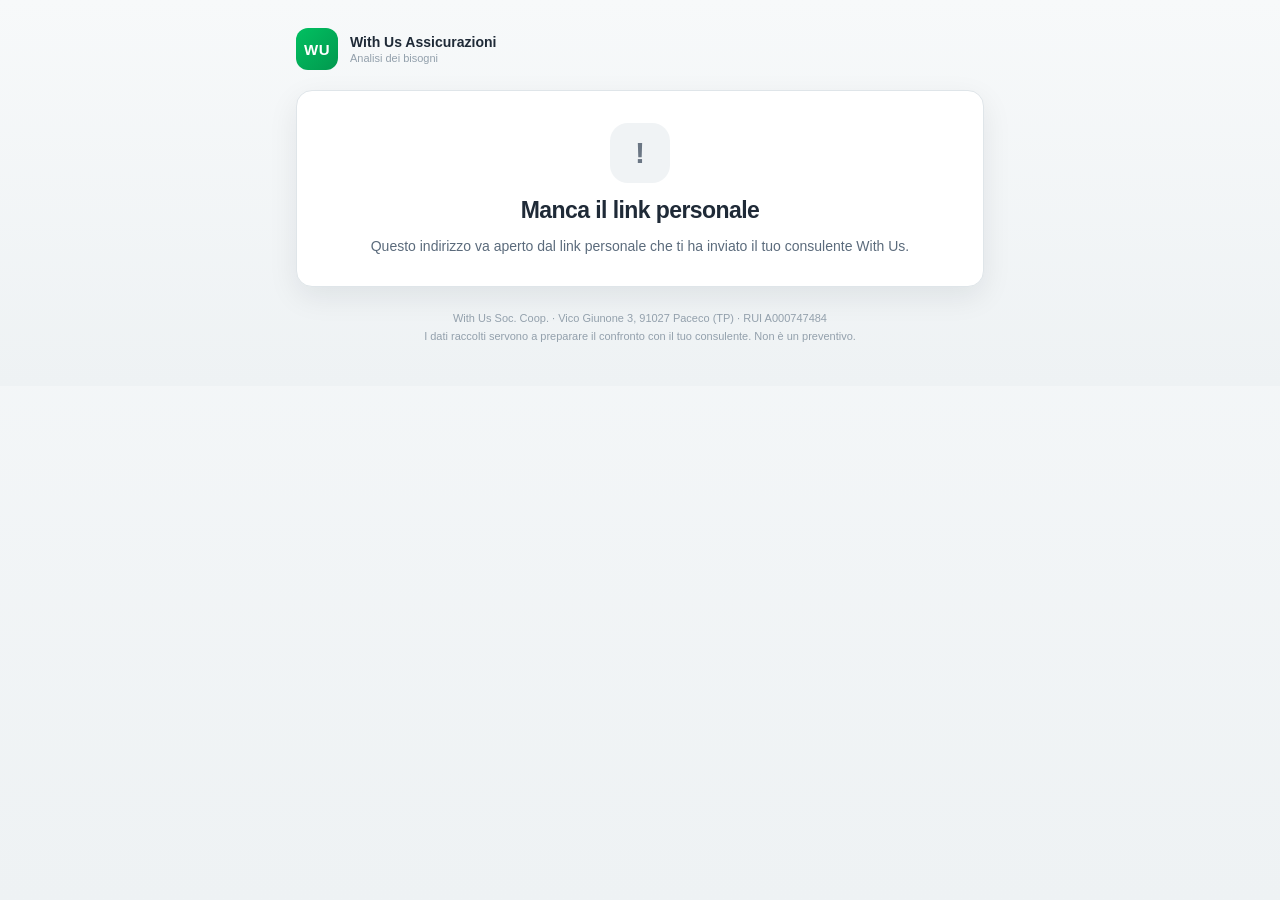
<file: analisi-bisogni.html>
<!doctype html>
<html lang="it">
<head>
<meta charset="utf-8">
<meta name="viewport" content="width=device-width,initial-scale=1">
<meta name="robots" content="noindex,nofollow">
<title>La tua analisi dei bisogni — With Us Assicurazioni</title>
<!--
  ═══════════════════════════════════════════════════════════════════════════
  ANALISI DEI BISOGNI — la pagina che apre il cliente

  Sta nella radice di IAM perché GitHub Pages serve file, non percorsi: un
  indirizzo come /analisi-bisogni/<codice> darebbe 404. Qui il codice è un
  parametro, e il file è sempre lo stesso.

  Tre cose da sapere prima di toccarla:

  1. È PUBBLICA DAVVERO. Chiunque conosca l'indirizzo la scarica, con o senza
     codice. Non deve contenere niente che un estraneo non possa leggere:
     nessuna chiave, nessun dato di cliente, nessun pezzo dell'area interna.

  2. NON PARLA CON SUPABASE. Le tabelle hanno RLS attiva e zero policy: dal
     browser non si legge e non si scrive nulla. Tutto passa dal motore, che
     controlla il codice dell'invito e risponde solo con quello che serve.

  3. IL CODICE STA NELL'INDIRIZZO, MA NON CI RESTA. Appena letto viene tolto
     dalla barra con replaceState: un indirizzo che contiene un segreto
     finisce nella cronologia, nei preferiti e negli screenshot che le
     persone si mandano.
  ═══════════════════════════════════════════════════════════════════════════
-->
<style>
:root{
  --verde:#02984e;--verde-vivo:#01c061;--verde-scuro:#016b38;--verde-tenue:#eaf7f0;
  --ink:#1f2a37;--ink2:#5b6b7c;--ink3:#93a0ac;--linea:#dfe5e9;--linea2:#cfd8de;
  --ambra:#b06a00;--ambra-bg:#fff4e6;--rosso:#a3352a;--rosso-bg:#fff5f3;
  --blu:#356b8c;--blu-bg:#eef7fb;
  --ombra:0 10px 30px rgba(16,24,32,.08);
}
*{box-sizing:border-box}
html,body{margin:0;min-height:100%;font-family:-apple-system,BlinkMacSystemFont,'Segoe UI',Roboto,Helvetica,Arial,sans-serif;
  color:var(--ink);background:linear-gradient(180deg,#f7f9fa,#eef2f4)}
button,input,select,textarea{font:inherit}
button{cursor:pointer}
.foglio{max-width:720px;margin:0 auto;padding:22px 16px 40px}
.testa{display:flex;align-items:center;gap:12px;padding:6px 0 20px}
.marchio{width:42px;height:42px;border-radius:12px;display:grid;place-items:center;
  background:linear-gradient(135deg,var(--verde-vivo),var(--verde));color:#fff;font-weight:800;font-size:15px;letter-spacing:.5px}
.testa strong{display:block;font-size:14px}
.testa small{display:block;color:var(--ink3);font-size:11px;margin-top:2px}
.scheda{background:#fff;border:1px solid var(--linea);border-radius:16px;box-shadow:var(--ombra);padding:24px}
h1{font-size:23px;letter-spacing:-.025em;margin:0 0 10px;line-height:1.2}
p.intro{margin:0;color:var(--ink2);font-size:14px;line-height:1.65}
.avanz{display:flex;align-items:center;gap:11px;margin-bottom:22px}
.barra{flex:1;height:6px;border-radius:999px;background:#e7ecef;overflow:hidden}
.barra span{display:block;height:100%;background:linear-gradient(90deg,var(--verde),var(--verde-vivo));transition:width .35s}
.passo-n{font-size:12px;font-weight:700;color:var(--ink2);white-space:nowrap}
.dom{margin-bottom:18px}
.dom h2{margin:0 0 7px;font-size:19px;letter-spacing:-.02em}
.dom p{margin:0;color:var(--ink2);font-size:13.5px;line-height:1.6}
.scelte{display:grid;gap:10px}
.scelta{border:1px solid var(--linea);background:#fff;border-radius:12px;padding:14px;text-align:left;
  display:block;width:100%;color:var(--ink);transition:border-color .15s}
.scelta:hover{border-color:#b8d7c4}
.scelta.sel{border-color:var(--verde);background:linear-gradient(180deg,#f9fdfb,#eef9f3);box-shadow:0 0 0 3px rgba(2,152,78,.08)}
.scelta strong{display:block;font-size:14px;margin-bottom:3px}
.scelta small{display:block;color:var(--ink2);font-size:12px;line-height:1.45}
.sez+.sez{margin-top:20px}
.sez-t{font-size:12px;font-weight:800;color:var(--ink2);margin-bottom:10px;text-transform:uppercase;letter-spacing:.05em}
.campi{display:grid;gap:12px}
.campo label{display:block;font-size:11px;font-weight:800;text-transform:uppercase;letter-spacing:.06em;color:var(--ink2);margin-bottom:6px}
.campo input,.campo select,.campo textarea{width:100%;border:1px solid var(--linea2);border-radius:10px;padding:12px;background:#fff;color:var(--ink)}
.campo textarea{resize:vertical;min-height:100px}
input:focus,select:focus,textarea:focus{outline:none;border-color:var(--verde);box-shadow:0 0 0 3px rgba(2,152,78,.12)}
.priv{border:1px solid #cfdee6;background:var(--blu-bg);border-radius:12px;padding:15px}
.priv-r{display:flex;gap:12px;align-items:flex-start;font-size:13px;color:#3e6073;line-height:1.6;cursor:pointer}
.priv-r+.priv-r{margin-top:12px;padding-top:12px;border-top:1px solid #dceaf0}
.priv-r input{margin-top:3px;accent-color:var(--verde);flex:0 0 auto;width:17px;height:17px}
.az{display:flex;gap:10px;justify-content:space-between;margin-top:24px;padding-top:18px;border-top:1px solid var(--linea)}
.b{height:46px;border-radius:11px;padding:0 20px;border:1px solid var(--linea);background:#fff;color:var(--ink);font-size:14px;font-weight:800;
  display:inline-flex;align-items:center;justify-content:center;gap:8px}
.b.pri{background:linear-gradient(180deg,var(--verde-vivo),var(--verde));border-color:var(--verde);color:#fff}
.b:disabled{opacity:.5;cursor:not-allowed}
.avviso{margin-top:14px;padding:13px 15px;border-left:3px solid var(--ambra);background:var(--ambra-bg);border-radius:6px;color:#7a4a00;font-size:13px;line-height:1.6}
.nota{margin-top:14px;padding:13px 15px;border-left:3px solid var(--blu);background:var(--blu-bg);border-radius:6px;color:#3e6073;font-size:13px;line-height:1.6}
.otp{margin-top:14px;border:1px solid var(--linea);border-radius:12px;padding:15px}
.otp h3{margin:0 0 6px;font-size:14px}
.otp p{margin:0;color:var(--ink2);font-size:12.5px;line-height:1.55}
.otp-r{display:grid;gap:9px;margin-top:12px}
#otp-codice{letter-spacing:6px;font-size:19px;text-align:center;font-weight:800}
.esito-t{text-align:center;padding:8px 0 4px}
.simbolo{width:60px;height:60px;border-radius:18px;display:grid;place-items:center;margin:0 auto 14px;
  background:var(--verde-tenue);color:var(--verde-scuro);font-size:30px;font-weight:800}
.aree{display:grid;gap:12px;margin-top:20px}
.area{border:1px solid var(--linea);border-radius:12px;padding:15px}
.area-t{display:flex;align-items:center;justify-content:space-between;gap:10px;margin-bottom:8px}
.area-t strong{font-size:14px}
.eti{display:inline-flex;align-items:center;padding:5px 11px;border-radius:999px;font-size:11px;font-weight:800;white-space:nowrap}
.eti.rosso{background:var(--rosso-bg);color:var(--rosso)}
.eti.ambra{background:var(--ambra-bg);color:var(--ambra)}
.eti.blu{background:var(--blu-bg);color:var(--blu)}
.eti.verde{background:var(--verde-tenue);color:var(--verde-scuro)}
.eti.grigio{background:#f0f3f5;color:#6b7684}
.area p{margin:0;color:var(--ink2);font-size:13px;line-height:1.6}
.area ul{margin:9px 0 0;padding-left:18px;color:var(--ink2);font-size:12.5px;line-height:1.65}
.pie{text-align:center;color:var(--ink3);font-size:11px;line-height:1.7;padding:22px 4px 0}
.caricando{text-align:center;padding:40px 10px;color:var(--ink3);font-size:14px}
@media(max-width:520px){
  .foglio{padding:14px 10px 30px}
  .scheda{padding:18px;border-radius:14px}
  h1{font-size:20px}
  .az{flex-direction:column-reverse}
  .az .b{width:100%}
}
</style>
</head>
<body>
<div class="foglio">
  <div class="testa">
    <div class="marchio">WU</div>
    <div><strong>With Us Assicurazioni</strong><small>Analisi dei bisogni</small></div>
  </div>
  <div class="scheda" id="scheda">
    <div class="caricando" id="caricando">Apriamo la tua analisi…</div>
  </div>
  <div class="pie">
    With Us Soc. Coop. · Vico Giunone 3, 91027 Paceco (TP) · RUI A000747484<br>
    I dati raccolti servono a preparare il confronto con il tuo consulente. Non è un preventivo.
  </div>
</div>

<script>
'use strict';
const MOTORE = 'https://api.withusassicurazioni.it';

/* Il codice si legge dall'indirizzo e SUBITO DOPO si toglie dalla barra. Un
   indirizzo che contiene un segreto finisce nella cronologia, nei preferiti e
   negli screenshot che le persone si mandano fra loro. Da qui in avanti vive
   solo in memoria, per il tempo della compilazione. */
const TOKEN = new URLSearchParams(location.search).get('t') || '';
if (TOKEN) history.replaceState(null, '', location.pathname);

let DATI = null, PASSO = 0, VERSIONE_PRIVACY = '';

function esc(v){ return String(v == null ? '' : v).replace(/[&<>"']/g, c => ({'&':'&amp;','<':'&lt;','>':'&gt;','"':'&quot;',"'":'&#39;'}[c])); }
const scheda = () => document.getElementById('scheda');

async function chiedi(percorso, opzioni){
  opzioni = opzioni || {};
  const r = await fetch(MOTORE + '/analisi-bisogni/pubblica' + percorso, Object.assign({}, opzioni, {
    headers: Object.assign({ 'Content-Type': 'application/json', 'Authorization': 'Bearer ' + TOKEN }, opzioni.headers || {}),
  }));
  let corpo = null; try { corpo = await r.json(); } catch (_) {}
  if (!r.ok) throw new Error((corpo && corpo.errore) || 'Non riusciamo a completare l\'operazione. Riprova fra qualche minuto.');
  return corpo;
}

/* Ogni schermata di errore dice che cosa fare, e non perché è successo: al
   cliente non serve sapere se il codice è scaduto o revocato, gli serve sapere
   che deve chiamare il consulente. */
function fermati(messaggio, titolo){
  scheda().innerHTML = '<div class="esito-t"><div class="simbolo" style="background:#f0f3f5;color:#6b7684">!</div>'
    + '<h1>' + esc(titolo || 'Non possiamo aprire questa analisi') + '</h1>'
    + '<p class="intro">' + esc(messaggio) + '</p></div>';
}

// ── Le domande ──────────────────────────────────────────────────────────────
const PRODOTTI = [
  ['casa','Polizza casa','Abitazione, contenuto e responsabilità'],
  ['salute','Polizza salute','Spese sanitarie e accesso alle cure'],
  ['infortuni','Polizza infortuni','Invalidità e conseguenze economiche'],
  ['tcm','TCM o protezione del mutuo','Protezione del debito e della famiglia'],
  ['previdenza','Previdenza integrativa','Integrazione del reddito futuro'],
  ['rcfam','RC famiglia','Danni involontari a terzi'],
  ['tutela','Tutela legale','Assistenza e spese legali'],
  ['professionale','Protezione professionale','Rischi dell’attività o impresa'],
];
const INTERESSI = [
  ['famiglia','Protezione della famiglia','Continuità del reddito e serenità'],
  ['casa','Casa e patrimonio','Immobile, contenuto ed eventi'],
  ['salute','Salute','Cure, prevenzione e spese'],
  ['infortuni','Infortuni','Capacità lavorativa e invalidità'],
  ['mutuo','Mutuo e debiti','Protezione degli impegni finanziari'],
  ['risparmio','Risparmio','Costruzione di capitale nel tempo'],
  ['pensione','Pensione','Integrazione del reddito futuro'],
  ['impresa','Professione o impresa','Continuità e responsabilità'],
];

const PASSI = [
  { t:'I tuoi dati', d:'Sono già compilati dal tuo consulente. Correggili pure se qualcosa è cambiato.', r: pAnagrafica },
  { t:'La tua famiglia', d:'Due domande per capire chi dipende dal tuo reddito e quanto sarebbe difficile sostituirlo.', r: pFamiglia },
  { t:'Casa e patrimonio', d:'Dove abiti e che cosa possiedi: serve a capire quali aree hanno qualcosa da proteggere.', r: pCasa },
  { t:'Quello che hai già', d:'Seleziona le polizze che hai. Se non ne hai nessuna, prosegui senza selezionare niente.', r: pCoperture },
  { t:'Che cosa ti sta a cuore', d:'Puoi scegliere più di una voce. Le tue priorità entrano nella lettura finale.', r: pInteressi },
  { t:'C’è altro?', d:'Uno spazio libero per cambiamenti recenti, dubbi o progetti. Non è obbligatorio.', r: pNote },
  { t:'Privacy e firma', d:'Il consenso necessario serve per concludere. Quello commerciale è separato e facoltativo.', r: pPrivacy },
];

function scelte(chiave, voci){
  return '<div class="scelte">' + voci.map(function(o){
    return '<button type="button" class="scelta' + (DATI[chiave] === o[0] ? ' sel' : '') + '" data-k="' + chiave + '" data-v="' + o[0] + '">'
      + '<strong>' + esc(o[1]) + '</strong><small>' + esc(o[2]) + '</small></button>';
  }).join('') + '</div>';
}
function multi(chiave, voci){
  return '<div class="scelte">' + voci.map(function(o){
    return '<button type="button" class="scelta' + (DATI[chiave].indexOf(o[0]) >= 0 ? ' sel' : '') + '" data-m="' + chiave + '" data-v="' + o[0] + '">'
      + '<strong>' + esc(o[1]) + '</strong><small>' + esc(o[2]) + '</small></button>';
  }).join('') + '</div>';
}
function campo(id, etichetta, valore, tipo){
  return '<div class="campo"><label for="f-' + id + '">' + esc(etichetta) + '</label>'
    + '<input id="f-' + id + '" type="' + (tipo || 'text') + '" value="' + esc(valore || '') + '"></div>';
}

function pAnagrafica(){
  const a = DATI.anagrafica || {};
  return '<div class="campi">' + campo('nome','Nome',a.nome) + campo('cognome','Cognome',a.cognome)
    + campo('nascita','Data di nascita',a.nascita,'date') + campo('email','Email',a.email,'email')
    + campo('telefono','Telefono',a.telefono,'tel') + '</div>';
}
function pFamiglia(){
  return '<div class="sez"><div class="sez-t">La tua situazione</div>' + scelte('famiglia', [
      ['solo','Vivo da solo','Nessuno dipende economicamente da me'],
      ['coppia','Vivo in coppia','Spese e progetti condivisi'],
      ['figli','Ho figli','Una o più persone dipendono dal mio reddito'],
      ['allargata','Famiglia allargata','Ho responsabilità verso più persone']]) + '</div>'
    + '<div class="sez"><div class="sez-t">Quanto conta il tuo reddito</div>' + scelte('dipendenzaReddito', [
      ['bassa','Poco','Ci sono altre entrate sufficienti'],
      ['media','Abbastanza','È importante, ma non è l’unico'],
      ['alta','Molto','Sostiene gran parte delle spese'],
      ['totale','È tutto','Senza, sarebbe difficile andare avanti']]) + '</div>';
}
function pCasa(){
  return '<div class="sez"><div class="sez-t">Dove abiti</div>' + scelte('casa', [
      ['proprieta','Casa di proprietà','Nessun mutuo attivo'],
      ['mutuo','Casa di proprietà con mutuo','Il finanziamento è ancora in corso'],
      ['affitto','In affitto','L’abitazione non è mia'],
      ['multi','Ho più immobili','Patrimonio immobiliare articolato']]) + '</div>'
    + '<div class="sez"><div class="sez-t">Che cosa possiedi — più di una risposta</div>' + multi('patrimonio', [
      ['prima_casa','L’abitazione in cui vivo',''],
      ['altri_immobili','Altri immobili','Seconda casa o immobili a reddito'],
      ['veicoli','Veicoli','Auto, moto o altri mezzi'],
      ['risparmi','Risparmi o investimenti',''],
      ['impresa','Un’attività o un’impresa',''],
      ['oggetti_valore','Oggetti di valore','Gioielli, arte o collezioni']]) + '</div>';
}
function pCoperture(){
  return '<div class="sez"><div class="sez-t">Le polizze che hai già — più di una risposta</div>' + multi('coperture', PRODOTTI) + '</div>'
    + '<div class="nota">Se non hai nessuna di queste polizze, prosegui senza selezionare niente: anche questa è una risposta, e ci serve saperlo.</div>';
}
function pInteressi(){
  return '<div class="sez"><div class="sez-t">Le tue priorità — più di una risposta</div>' + multi('interessi', INTERESSI) + '</div>';
}
function pNote(){
  const sel = v => DATI.contatto === v ? ' selected' : '';
  return '<div class="campi"><div class="campo"><label for="f-note">Raccontaci quello che ritieni importante</label>'
    + '<textarea id="f-note" placeholder="Per esempio: ho appena acceso un mutuo, sta per nascere un figlio, ho una polizza ma non ricordo che cosa copre…">' + esc(DATI.note) + '</textarea></div>'
    + '<div class="campo"><label for="f-contatto">Come preferisci essere ricontattato</label>'
    + '<select id="f-contatto"><option' + sel('Telefono') + '>Telefono</option><option' + sel('WhatsApp') + '>WhatsApp</option>'
    + '<option' + sel('Email') + '>Email</option><option' + sel('In agenzia') + '>In agenzia</option></select></div></div>';
}
function pPrivacy(){
  return '<div class="priv">'
    + '<label class="priv-r"><input type="checkbox" id="f-privacy"' + (DATI.privacy ? ' checked' : '') + '>'
    + '<span><strong>Consenso necessario.</strong> Acconsento al trattamento dei miei dati personali per la gestione '
    + 'dell’analisi dei bisogni e per il confronto con un consulente With Us (Reg. UE 2016/679).</span></label>'
    + '<label class="priv-r"><input type="checkbox" id="f-marketing"' + (DATI.marketing ? ' checked' : '') + '>'
    + '<span><strong>Consenso facoltativo.</strong> Acconsento a ricevere comunicazioni commerciali coerenti con gli interessi '
    + 'che ho indicato. Se non lo do, l’analisi si conclude lo stesso.</span></label></div>'
    + '<div class="otp"><h3>Firma con un codice</h3>'
    + '<p>Ti inviamo un codice di sei cifre alla tua email. Serve a confermare che sei tu.</p>'
    + '<div class="otp-r"><button type="button" class="b" id="otp-invia">Inviami il codice</button>'
    + '<input id="otp-codice" inputmode="numeric" maxlength="6" placeholder="——————" autocomplete="one-time-code"></div>'
    + '<p id="otp-stato" style="margin-top:10px"></p></div>';
}

// ── Disegno e navigazione ───────────────────────────────────────────────────
function disegna(){
  const p = PASSI[PASSO];
  scheda().innerHTML =
      '<div class="avanz"><div class="barra"><span style="width:' + Math.round(((PASSO + 1) / PASSI.length) * 100) + '%"></span></div>'
    + '<span class="passo-n">' + (PASSO + 1) + ' di ' + PASSI.length + '</span></div>'
    + '<div class="dom"><h2>' + esc(p.t) + '</h2><p>' + esc(p.d) + '</p></div>'
    + p.r()
    + '<div class="az"><button type="button" class="b" id="indietro"' + (PASSO === 0 ? ' disabled' : '') + '>Indietro</button>'
    + '<button type="button" class="b pri" id="avanti">' + (PASSO === PASSI.length - 1 ? 'Concludi' : 'Continua') + '</button></div>';
  window.scrollTo({ top: 0, behavior: 'smooth' });
}

function raccogli(){
  const v = id => { const e = document.getElementById('f-' + id); return e ? e.value.trim() : null; };
  if (PASSO === 0) {
    DATI.anagrafica = DATI.anagrafica || {};
    ['nome','cognome','nascita','email','telefono'].forEach(k => { const x = v(k); if (x !== null) DATI.anagrafica[k] = x; });
  }
  // Superato questo passo, «niente selezionato» vuol dire davvero «non ne ho».
  if (PASSO === 3) DATI.copertureConfermate = true;
  if (PASSO === 5) {
    const n = v('note'); if (n !== null) DATI.note = n;
    const c = document.getElementById('f-contatto'); if (c) DATI.contatto = c.value;
  }
  if (PASSO === 6) {
    const p = document.getElementById('f-privacy'), m = document.getElementById('f-marketing');
    if (p) DATI.privacy = p.checked;
    if (m) DATI.marketing = m.checked;
  }
}

function manca(){
  if (PASSO === 0 && (!DATI.anagrafica.nome || !DATI.anagrafica.cognome)) return 'Servono almeno il nome e il cognome.';
  if (PASSO === 0 && !DATI.anagrafica.email) return 'Serve la tua email: è lì che arriva il codice per firmare.';
  if (PASSO === 1 && (!DATI.famiglia || !DATI.dipendenzaReddito)) return 'Rispondi a entrambe le domande.';
  if (PASSO === 2 && !DATI.casa) return 'Indica dove abiti.';
  return null;
}

/* Si salva a ogni passo, non solo alla fine: chi compila da casa si
   interrompe — squilla il telefono, finisce la batteria — e ricominciare da
   capo è il modo più sicuro per non farlo più. */
async function salva(){
  try { await chiedi('/risposte', { method: 'PATCH', body: JSON.stringify({ risposte: DATI }) }); }
  catch (e) { /* Il salvataggio è un aiuto, non un ostacolo: se non riesce si prosegue. */ }
}

document.addEventListener('click', async function(ev){
  const s = ev.target.closest('[data-k]');
  if (s) { DATI[s.dataset.k] = s.dataset.v; disegna(); return; }
  const m = ev.target.closest('[data-m]');
  if (m) {
    const a = DATI[m.dataset.m], i = a.indexOf(m.dataset.v);
    if (i >= 0) a.splice(i, 1); else a.push(m.dataset.v);
    disegna(); return;
  }
  if (ev.target.closest('#indietro')) { raccogli(); if (PASSO > 0) { PASSO--; disegna(); } return; }
  if (ev.target.closest('#avanti')) {
    raccogli();
    const errore = manca();
    if (errore) { alert(errore); return; }
    await salva();
    if (PASSO < PASSI.length - 1) { PASSO++; disegna(); }
    else concludi();
    return;
  }
  if (ev.target.closest('#otp-invia')) { inviaCodice(ev.target.closest('#otp-invia')); return; }
  if (ev.target.closest('#firma')) { firma(ev.target.closest('#firma')); return; }
});

async function inviaCodice(bottone){
  const stato = document.getElementById('otp-stato');
  bottone.disabled = true;
  try {
    raccogli();
    await salva();
    const r = await chiedi('/privacy/otp/invia', { method: 'POST', body: '{}' });
    stato.textContent = 'Codice inviato a ' + r.recapito + '. Vale cinque minuti.';
  } catch (e) {
    stato.textContent = e.message;
  } finally {
    setTimeout(() => { bottone.disabled = false; }, 60000);   // un minuto, come il motore
  }
}

function concludi(){
  const stato = document.getElementById('otp-stato');
  if (!DATI.privacy) { alert('Per concludere devi accettare il consenso necessario.'); return; }
  const codice = (document.getElementById('otp-codice') || {}).value || '';
  if (!/^\d{6}$/.test(codice.trim())) {
    if (stato) stato.textContent = 'Inserisci il codice di sei cifre che ti abbiamo inviato.';
    return;
  }
  firma();
}

async function firma(){
  const stato = document.getElementById('otp-stato');
  const codice = document.getElementById('otp-codice').value.trim();
  try {
    if (stato) stato.textContent = 'Stiamo registrando la tua firma…';
    const r = await chiedi('/privacy/otp/verifica', {
      method: 'POST',
      body: JSON.stringify({ codice: codice, consensi: { privacy: DATI.privacy, marketing: DATI.marketing } }),
    });
    mostraEsito(r);
  } catch (e) {
    if (stato) stato.textContent = e.message;
  }
}

const COLORI = { rosso:'rosso', ambra:'ambra', blu:'blu', verde:'verde', grigio:'grigio' };

function mostraEsito(r){
  const n = (r.rating && r.rating.necessita) || [];
  /* Si mostra solo quello che il cliente può leggere da solo senza fraintendere:
     le aree, il loro stato e il perché. Nessun prodotto suggerito e nessun
     prezzo — quella è una conversazione, non una schermata. */
  scheda().innerHTML =
      '<div class="esito-t"><div class="simbolo">✓</div>'
    + '<h1>Grazie, abbiamo tutto</h1>'
    + '<p class="intro">La tua analisi è stata registrata e firmata. Il tuo consulente With Us la riceverà '
    + 'e ti contatterà per commentarla insieme.</p></div>'
    + '<div class="aree">' + n.map(function(a){
        return '<div class="area"><div class="area-t"><strong>' + esc(a.etichetta) + '</strong>'
          + '<span class="eti ' + (COLORI[a.colore] || 'grigio') + '">' + esc(a.stato) + '</span></div>'
          + '<p>' + esc(a.prossimoPasso) + '</p>'
          + '<ul>' + a.motivi.slice(0, 2).map(m => '<li>' + esc(m) + '</li>').join('') + '</ul></div>';
      }).join('') + '</div>'
    + '<div class="nota">Questa è una fotografia iniziale, non un preventivo e non una raccomandazione. '
    + 'Le polizze che hai già vanno verificate nel contenuto — massimali, esclusioni e franchigie — insieme al tuo consulente.</div>';
  window.scrollTo({ top: 0, behavior: 'smooth' });
}

// ── Avvio ───────────────────────────────────────────────────────────────────
(async function(){
  if (!TOKEN) {
    fermati('Questo indirizzo va aperto dal link personale che ti ha inviato il tuo consulente With Us.', 'Manca il link personale');
    return;
  }
  try {
    const s = await chiedi('/sessione');
    VERSIONE_PRIVACY = s.versione_privacy || '';
    if (s.stato === 'firmata') {
      fermati('Questa analisi è già stata completata e firmata. Per rivederla, contatta il tuo consulente With Us.', 'Analisi già conclusa');
      return;
    }
    const r = s.risposte || {};
    DATI = {
      anagrafica: r.anagrafica || { nome: (s.cliente && s.cliente.nome) || '' },
      famiglia: r.famiglia || null, dipendenzaReddito: r.dipendenzaReddito || null, casa: r.casa || null,
      patrimonio: r.patrimonio || [], coperture: r.coperture || [], copertureConfermate: Boolean(r.copertureConfermate),
      interessi: r.interessi || [], note: r.note || '', contatto: r.contatto || 'Telefono',
      privacy: false, marketing: false,   // i consensi si danno adesso, non si ereditano
    };
    disegna();
  } catch (e) {
    fermati(e.message);
  }
})();
</script>
</body>
</html>
</file>
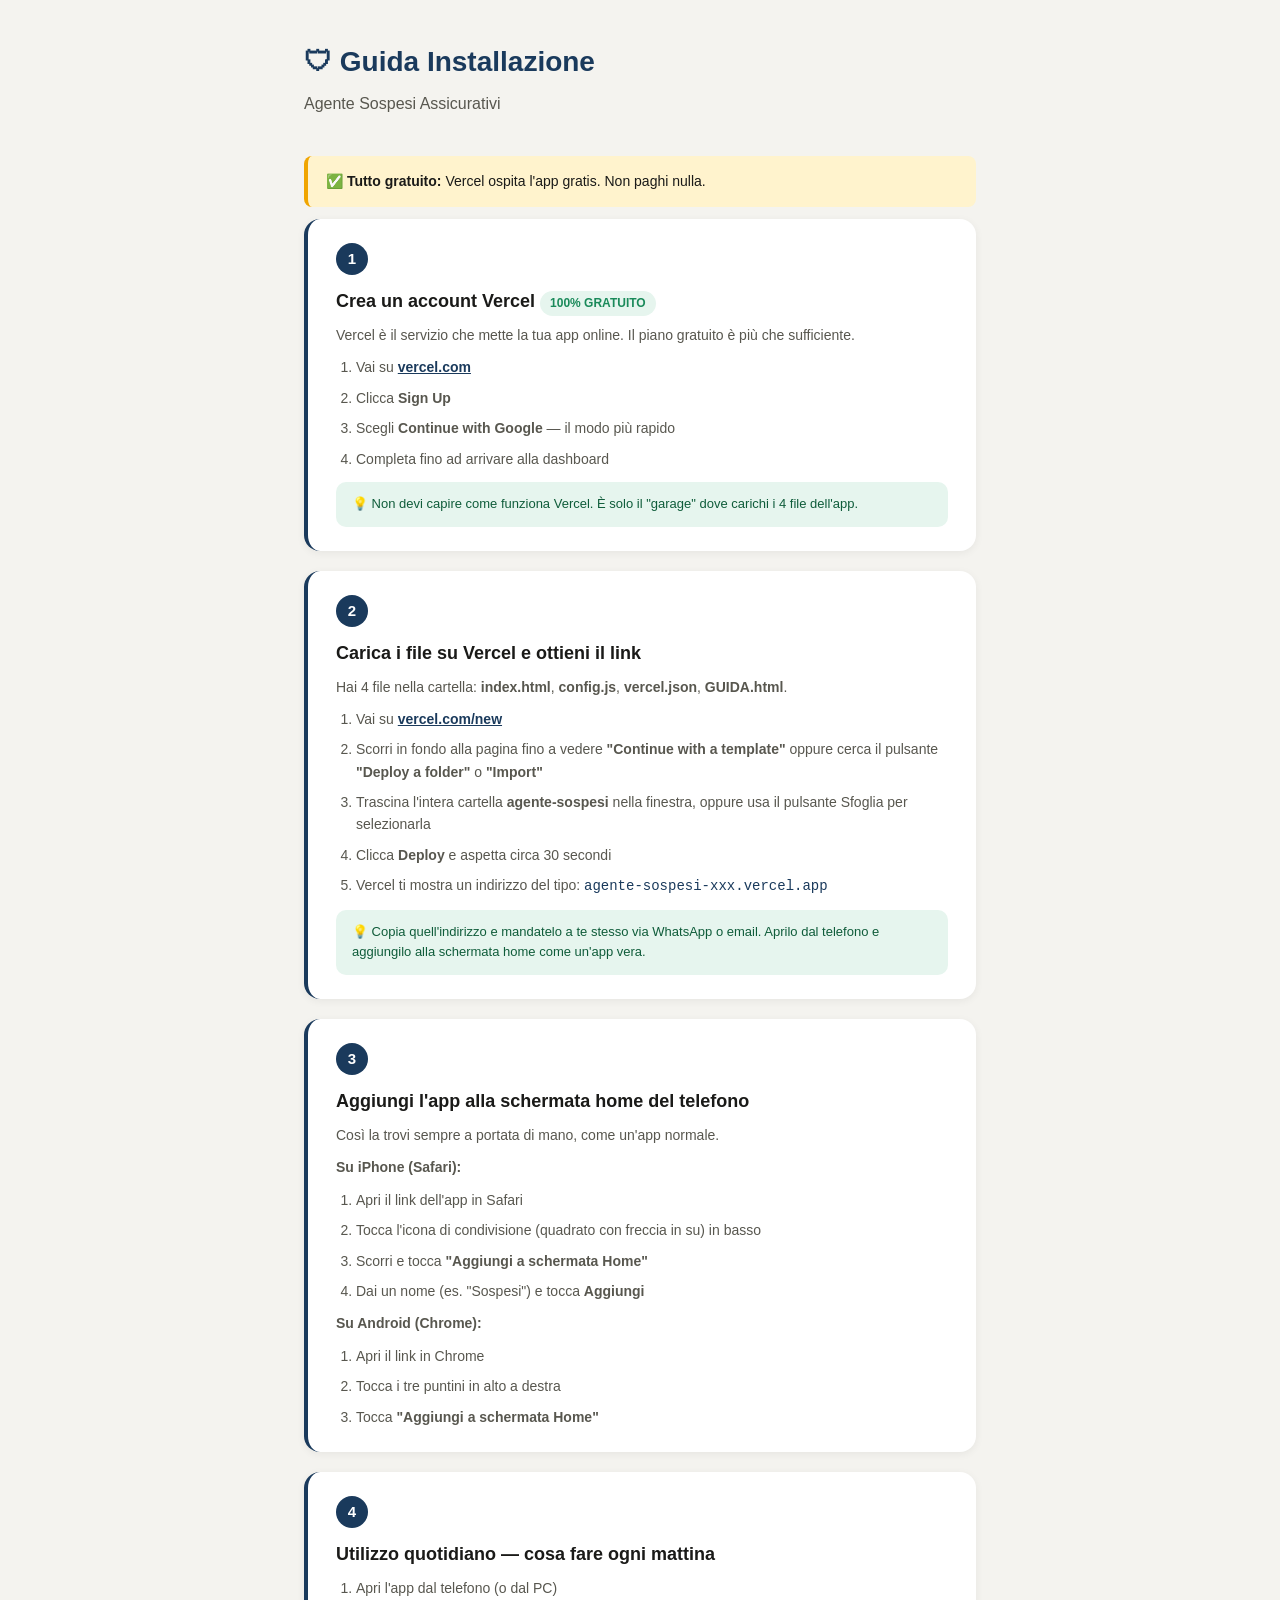
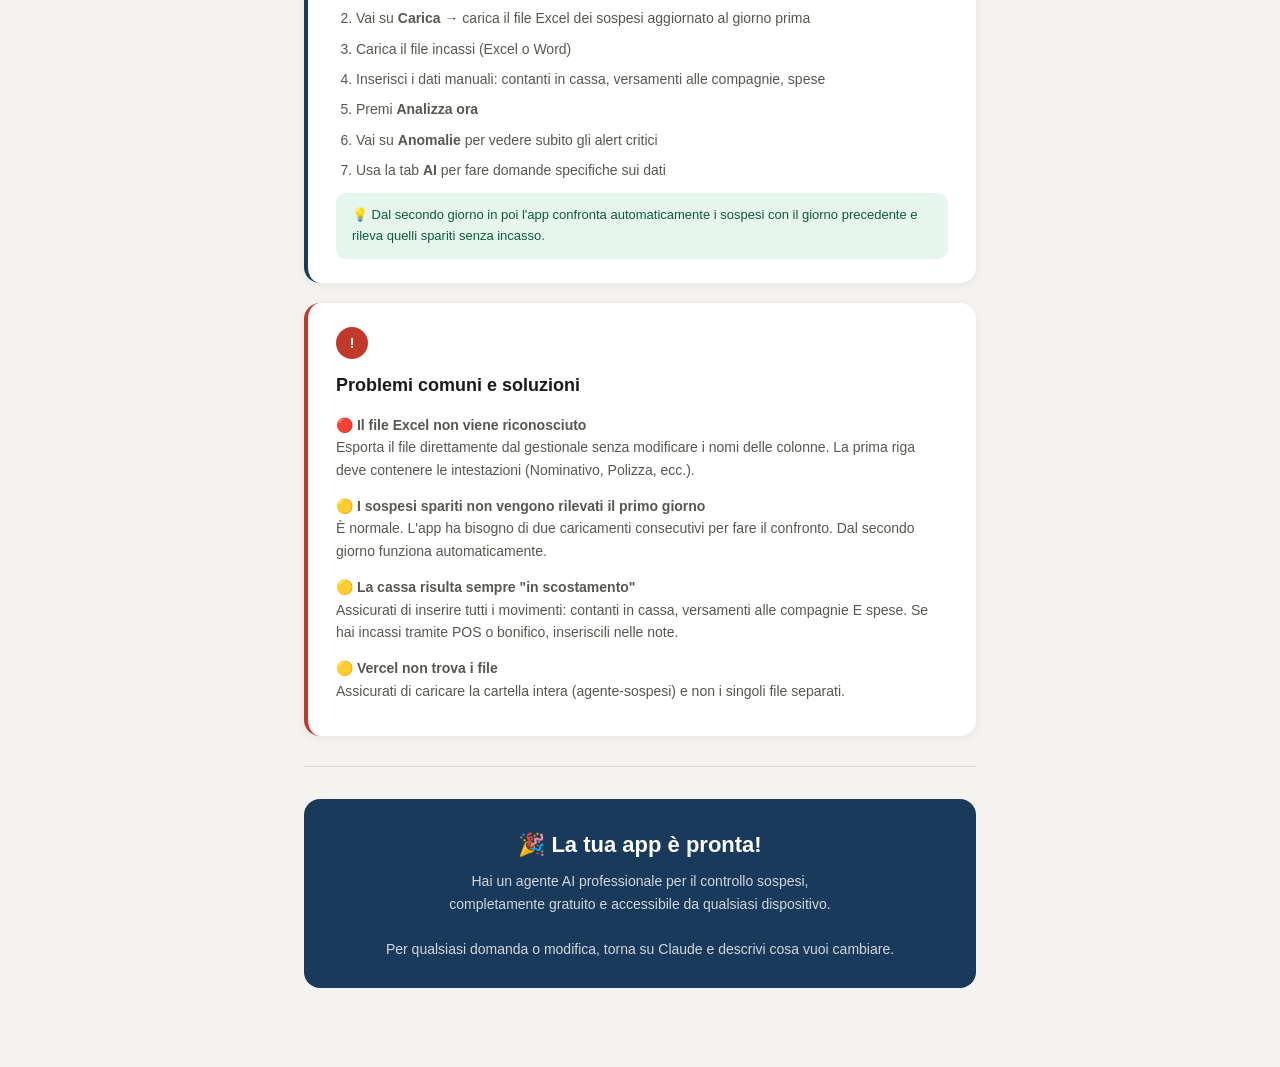
<file: GUIDA.html>
<!DOCTYPE html>
<html lang="it">
<head>
<meta charset="UTF-8">
<meta name="viewport" content="width=device-width, initial-scale=1.0">
<title>Guida installazione · Agente Sospesi</title>
<style>
:root{--accent:#1a3a5c;--green:#1a8a5a;--red:#c0392b;--amber:#9a6010;--bg:#f4f3ef;--surface:#fff;--border:rgba(0,0,0,.1);--text:#1a1a18;--text2:#58574f;}
*{box-sizing:border-box;margin:0;padding:0;}
body{font-family:-apple-system,BlinkMacSystemFont,'Segoe UI',sans-serif;background:var(--bg);color:var(--text);line-height:1.6;}
.page{max-width:720px;margin:0 auto;padding:40px 24px 80px;}
h1{font-size:28px;font-weight:800;color:var(--accent);margin-bottom:6px;}
.subtitle{font-size:16px;color:var(--text2);margin-bottom:40px;}
.step{background:var(--surface);border-radius:16px;padding:24px 28px;margin-bottom:20px;border-left:4px solid var(--accent);box-shadow:0 2px 8px rgba(0,0,0,.06);}
.step-num{display:inline-flex;align-items:center;justify-content:center;width:32px;height:32px;background:var(--accent);color:#fff;border-radius:50%;font-size:15px;font-weight:800;margin-bottom:12px;}
.step h2{font-size:18px;font-weight:700;margin-bottom:8px;}
.step p{font-size:14px;color:var(--text2);margin-bottom:10px;}
.step a{color:var(--accent);font-weight:600;}
.code{background:#f0eeea;border-radius:8px;padding:12px 16px;font-family:'Courier New',monospace;font-size:13px;margin:10px 0;border:1px solid rgba(0,0,0,.1);word-break:break-all;}
.tip{background:#e6f5ee;border-radius:10px;padding:12px 16px;font-size:13px;color:#0f5c3a;margin-top:12px;display:flex;gap:8px;align-items:flex-start;}
.warn{background:#fdf4e3;border-radius:10px;padding:12px 16px;font-size:13px;color:var(--amber);margin-top:12px;display:flex;gap:8px;align-items:flex-start;}
.important{background:#fdf0ee;border-radius:10px;padding:12px 16px;font-size:13px;color:var(--red);margin-top:12px;display:flex;gap:8px;align-items:flex-start;}
ol{padding-left:20px;display:flex;flex-direction:column;gap:8px;}
ol li{font-size:14px;color:var(--text2);}
.badge{display:inline-block;padding:3px 10px;border-radius:20px;font-size:12px;font-weight:700;}
.badge.free{background:#e6f5ee;color:var(--green);}
.divider{height:1px;background:var(--border);margin:30px 0;}
.final-box{background:var(--accent);color:#fff;border-radius:16px;padding:28px;margin-top:32px;text-align:center;}
.final-box h2{font-size:22px;margin-bottom:8px;}
.final-box p{opacity:.8;font-size:14px;line-height:1.6;}
.highlight{background:#fff3cd;border-radius:8px;padding:14px 18px;font-size:14px;margin:12px 0;border-left:4px solid #f0a500;}
</style>
</head>
<body>
<div class="page">

<h1>🛡 Guida Installazione</h1>
<p class="subtitle">Agente Sospesi Assicurativi</p>

<div class="highlight">
  ✅ <strong>Tutto gratuito:</strong> Vercel ospita l'app gratis. Non paghi nulla.
</div>

<!-- STEP 1 -->
<div class="step">
  <div class="step-num">1</div>
  <h2>Crea un account Vercel <span class="badge free">100% GRATUITO</span></h2>
  <p>Vercel è il servizio che mette la tua app online. Il piano gratuito è più che sufficiente.</p>
  <ol>
    <li>Vai su <a href="https://vercel.com" target="_blank">vercel.com</a></li>
    <li>Clicca <strong>Sign Up</strong></li>
    <li>Scegli <strong>Continue with Google</strong> — il modo più rapido</li>
    <li>Completa fino ad arrivare alla dashboard</li>
  </ol>
  <div class="tip">💡 Non devi capire come funziona Vercel. È solo il "garage" dove carichi i 4 file dell'app.</div>
</div>

<!-- STEP 2 -->
<div class="step">
  <div class="step-num">2</div>
  <h2>Carica i file su Vercel e ottieni il link</h2>
  <p>Hai 4 file nella cartella: <strong>index.html</strong>, <strong>config.js</strong>, <strong>vercel.json</strong>, <strong>GUIDA.html</strong>.</p>
  <ol>
    <li>Vai su <a href="https://vercel.com/new" target="_blank">vercel.com/new</a></li>
    <li>Scorri in fondo alla pagina fino a vedere <strong>"Continue with a template"</strong> oppure cerca il pulsante <strong>"Deploy a folder"</strong> o <strong>"Import"</strong></li>
    <li>Trascina l'intera cartella <strong>agente-sospesi</strong> nella finestra, oppure usa il pulsante Sfoglia per selezionarla</li>
    <li>Clicca <strong>Deploy</strong> e aspetta circa 30 secondi</li>
    <li>Vercel ti mostra un indirizzo del tipo: <code style="color:var(--accent)">agente-sospesi-xxx.vercel.app</code></li>
  </ol>
  <div class="tip">💡 Copia quell'indirizzo e mandatelo a te stesso via WhatsApp o email. Aprilo dal telefono e aggiungilo alla schermata home come un'app vera.</div>
</div>

<!-- STEP 3 -->
<div class="step">
  <div class="step-num">3</div>
  <h2>Aggiungi l'app alla schermata home del telefono</h2>
  <p>Così la trovi sempre a portata di mano, come un'app normale.</p>
  <p><strong>Su iPhone (Safari):</strong></p>
  <ol>
    <li>Apri il link dell'app in Safari</li>
    <li>Tocca l'icona di condivisione (quadrato con freccia in su) in basso</li>
    <li>Scorri e tocca <strong>"Aggiungi a schermata Home"</strong></li>
    <li>Dai un nome (es. "Sospesi") e tocca <strong>Aggiungi</strong></li>
  </ol>
  <p style="margin-top:10px"><strong>Su Android (Chrome):</strong></p>
  <ol>
    <li>Apri il link in Chrome</li>
    <li>Tocca i tre puntini in alto a destra</li>
    <li>Tocca <strong>"Aggiungi a schermata Home"</strong></li>
  </ol>
</div>

<!-- STEP 4 -->
<div class="step">
  <div class="step-num">4</div>
  <h2>Utilizzo quotidiano — cosa fare ogni mattina</h2>
  <ol>
    <li>Apri l'app dal telefono (o dal PC)</li>
    <li>Vai su <strong>Carica</strong> → carica il file Excel dei sospesi aggiornato al giorno prima</li>
    <li>Carica il file incassi (Excel o Word)</li>
    <li>Inserisci i dati manuali: contanti in cassa, versamenti alle compagnie, spese</li>
    <li>Premi <strong>Analizza ora</strong></li>
    <li>Vai su <strong>Anomalie</strong> per vedere subito gli alert critici</li>
    <li>Usa la tab <strong>AI</strong> per fare domande specifiche sui dati</li>
  </ol>
  <div class="tip">💡 Dal secondo giorno in poi l'app confronta automaticamente i sospesi con il giorno precedente e rileva quelli spariti senza incasso.</div>
</div>

<!-- PROBLEMI -->
<div class="step" style="border-left-color:var(--red)">
  <div class="step-num" style="background:var(--red)">!</div>
  <h2>Problemi comuni e soluzioni</h2>

  <p style="margin-top:14px"><strong>🔴 Il file Excel non viene riconosciuto</strong><br>
  Esporta il file direttamente dal gestionale senza modificare i nomi delle colonne. La prima riga deve contenere le intestazioni (Nominativo, Polizza, ecc.).</p>

  <p style="margin-top:14px"><strong>🟡 I sospesi spariti non vengono rilevati il primo giorno</strong><br>
  È normale. L'app ha bisogno di due caricamenti consecutivi per fare il confronto. Dal secondo giorno funziona automaticamente.</p>

  <p style="margin-top:14px"><strong>🟡 La cassa risulta sempre "in scostamento"</strong><br>
  Assicurati di inserire tutti i movimenti: contanti in cassa, versamenti alle compagnie E spese. Se hai incassi tramite POS o bonifico, inseriscili nelle note.</p>

  <p style="margin-top:14px"><strong>🟡 Vercel non trova i file</strong><br>
  Assicurati di caricare la cartella intera (agente-sospesi) e non i singoli file separati.</p>
</div>

<div class="divider"></div>

<div class="final-box">
  <h2>🎉 La tua app è pronta!</h2>
  <p>Hai un agente AI professionale per il controllo sospesi,<br>completamente gratuito e accessibile da qualsiasi dispositivo.<br><br>
  Per qualsiasi domanda o modifica, torna su Claude e descrivi cosa vuoi cambiare.</p>
</div>

</div>
</body>
</html>
</file>
